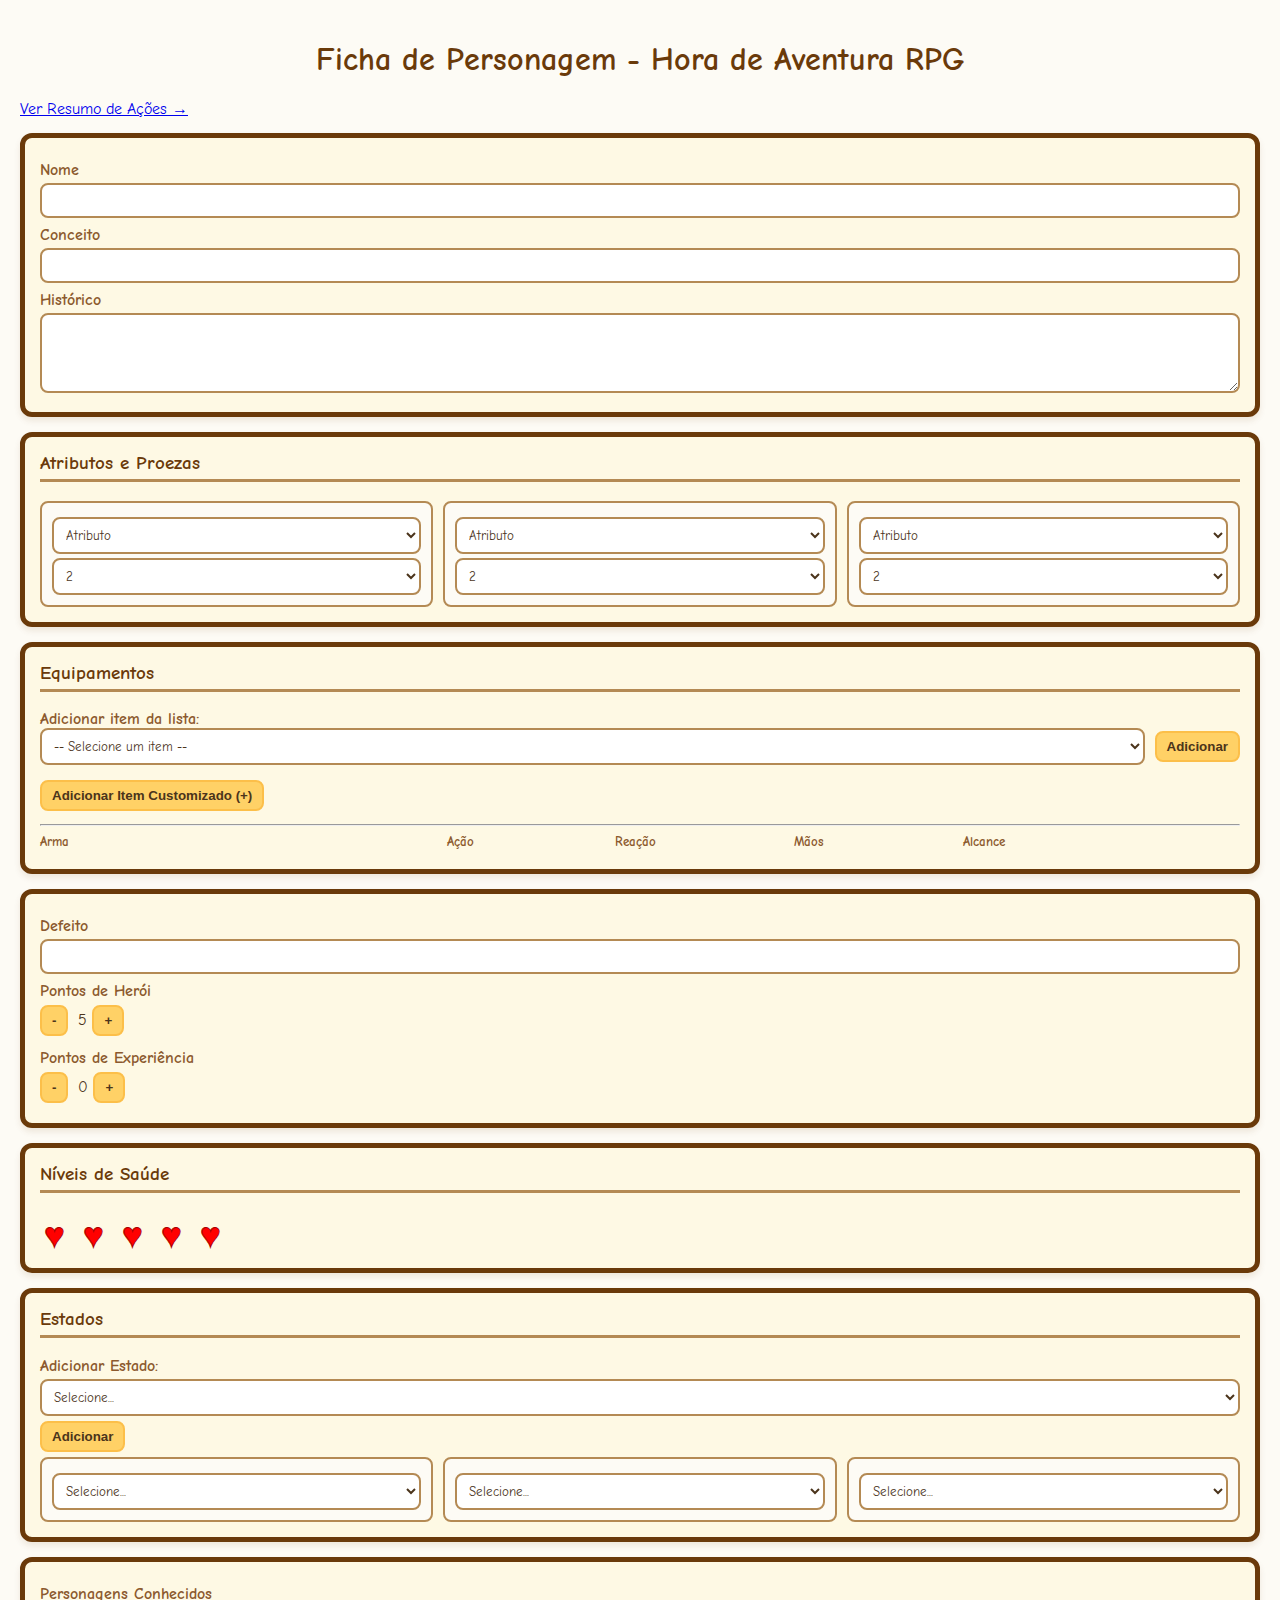
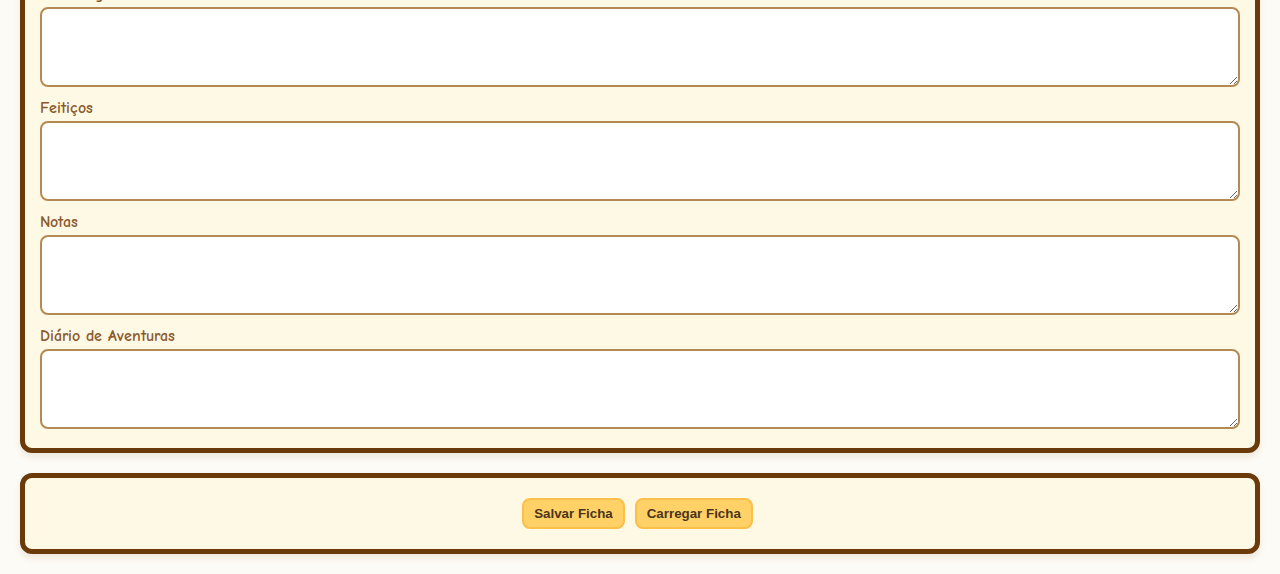
<file: index.html>
<!DOCTYPE html>
<html lang="pt-BR">
<head>
<meta charset="UTF-8">
<meta name="viewport" content="width=device-width, initial-scale=1.0">
<title>Ficha de Personagem - Hora de Aventura RPG</title>
<link rel="stylesheet" href="style.css">
</head>
<body>

<h1>Ficha de Personagem - Hora de Aventura RPG</h1>

<div class="nav-link-container">
  <a href="./acoes/index.html" class="nav-link">Ver Resumo de Ações &rarr;</a>
</div>

<div class="section">
  <label>Nome</label>
  <input type="text" id="nome">
  <label>Conceito</label>
  <input type="text" id="conceito">
  <label>Histórico</label>
  <textarea id="historico"></textarea>
</div>

<div class="section">
  <h3>Atributos e Proezas</h3>
  <div class="flex" id="atributos"></div>
</div>

<div class="section">
  <h3>Equipamentos</h3>
  
  <label>Adicionar item da lista:</label>
  <div id="equip-preset-controls">
    <select id="equip-preset-select">
      <option value="">-- Selecione um item --</option>
    </select>
    <button onclick="adicionarPreset()">Adicionar</button>
  </div>
  <button onclick="adicionarEquipamentoCustomizado()">Adicionar Item Customizado (+)</button>
  <hr>
  
  <div class="equip-header">
    <label class="equip-arma-label">Arma</label>
    <label>Ação</label>
    <label>Reação</label>
    <label>Mãos</label>
    <label>Alcance</label>
    <label class="equip-remove-label"></label>
  </div>
  
  <div id="equipamentos"></div>
</div>

<div class="section">
  <label>Defeito</label>
  <input type="text" id="defeito">
  <label>Pontos de Herói</label>
  <button onclick="alterarValor('heroi', -1)">-</button>
  <span id="heroi">5</span>
  <button onclick="alterarValor('heroi', 1)">+</button>
  <label>Pontos de Experiência</label>
  <button onclick="alterarValor('xp', -1)">-</button>
  <span id="xp">0</span>
  <button onclick="alterarValor('xp', 1)">+</button>
</div>

<div class="section">
  <h3>Níveis de Saúde</h3>
  <div class="hearts" id="vida"></div>
</div>

<div class="section">
  <h3>Estados</h3>
  <div class="estado-controls">
    <label for="estado-master-select">Adicionar Estado:</label>
    <select id="estado-master-select">
      <option value="">Selecione...</option>
      </select>
    <button type="button" id="add-estado-btn">Adicionar</button>
  </div>
  <div class="flex" id="estados">
    </div>
  <div id="descricaoEstado"></div>
</div>

<div class="section">
  <label>Personagens Conhecidos</label>
  <textarea id="personagens"></textarea>
  <label>Feitiços</label>
  <textarea id="feiticos"></textarea>
  <label>Notas</label>
  <textarea id="notas"></textarea>
  <label>Diário de Aventuras</label>
  <textarea id="diario"></textarea>
</div>

<div class="save-load">
  <button onclick="salvarFicha()">Salvar Ficha</button>
  <button onclick="carregarFicha()">Carregar Ficha</button>
  <input type="file" id="fileInput" accept=".txt" style="display:none" onchange="lerArquivo(event)">
</div>

<!-- Scripts (data.js DEVE vir primeiro) -->
<script src="data.js"></script>
<script src="script.js"></script>
</body>
</html>
</file>
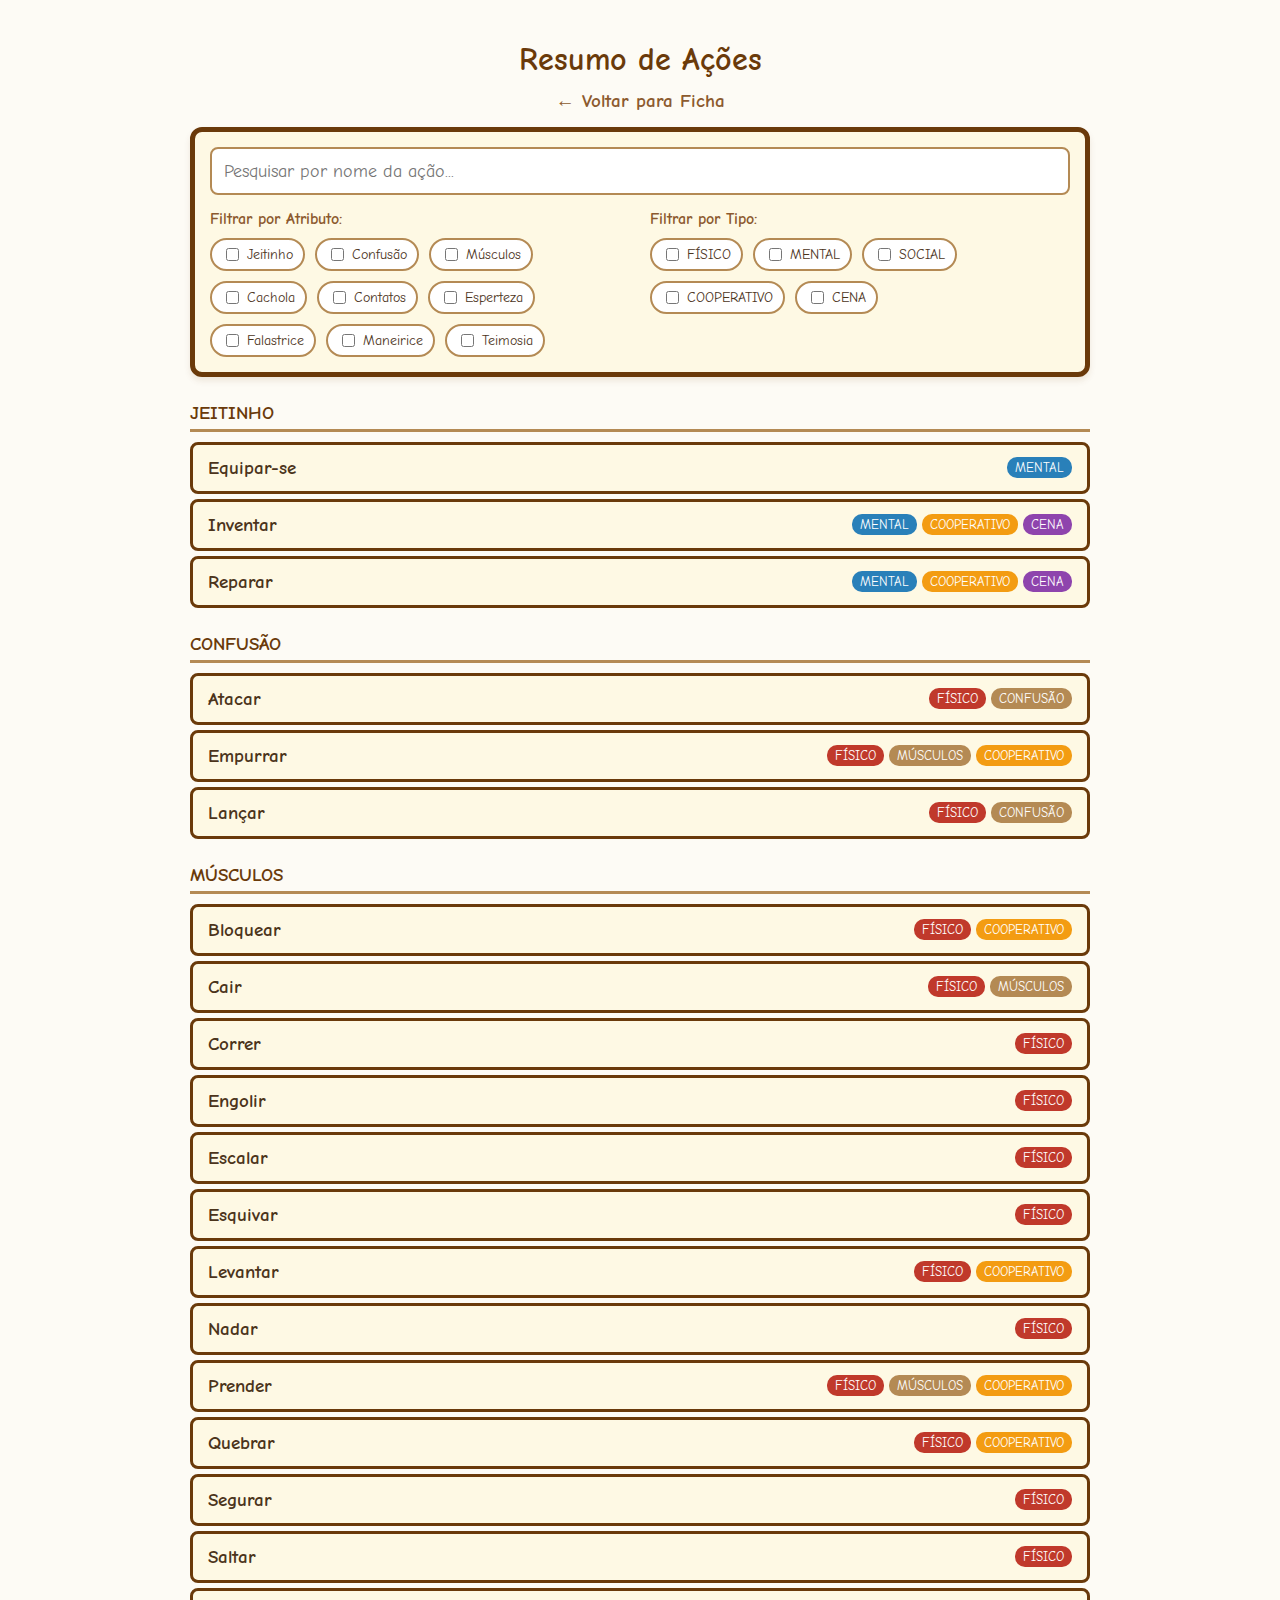
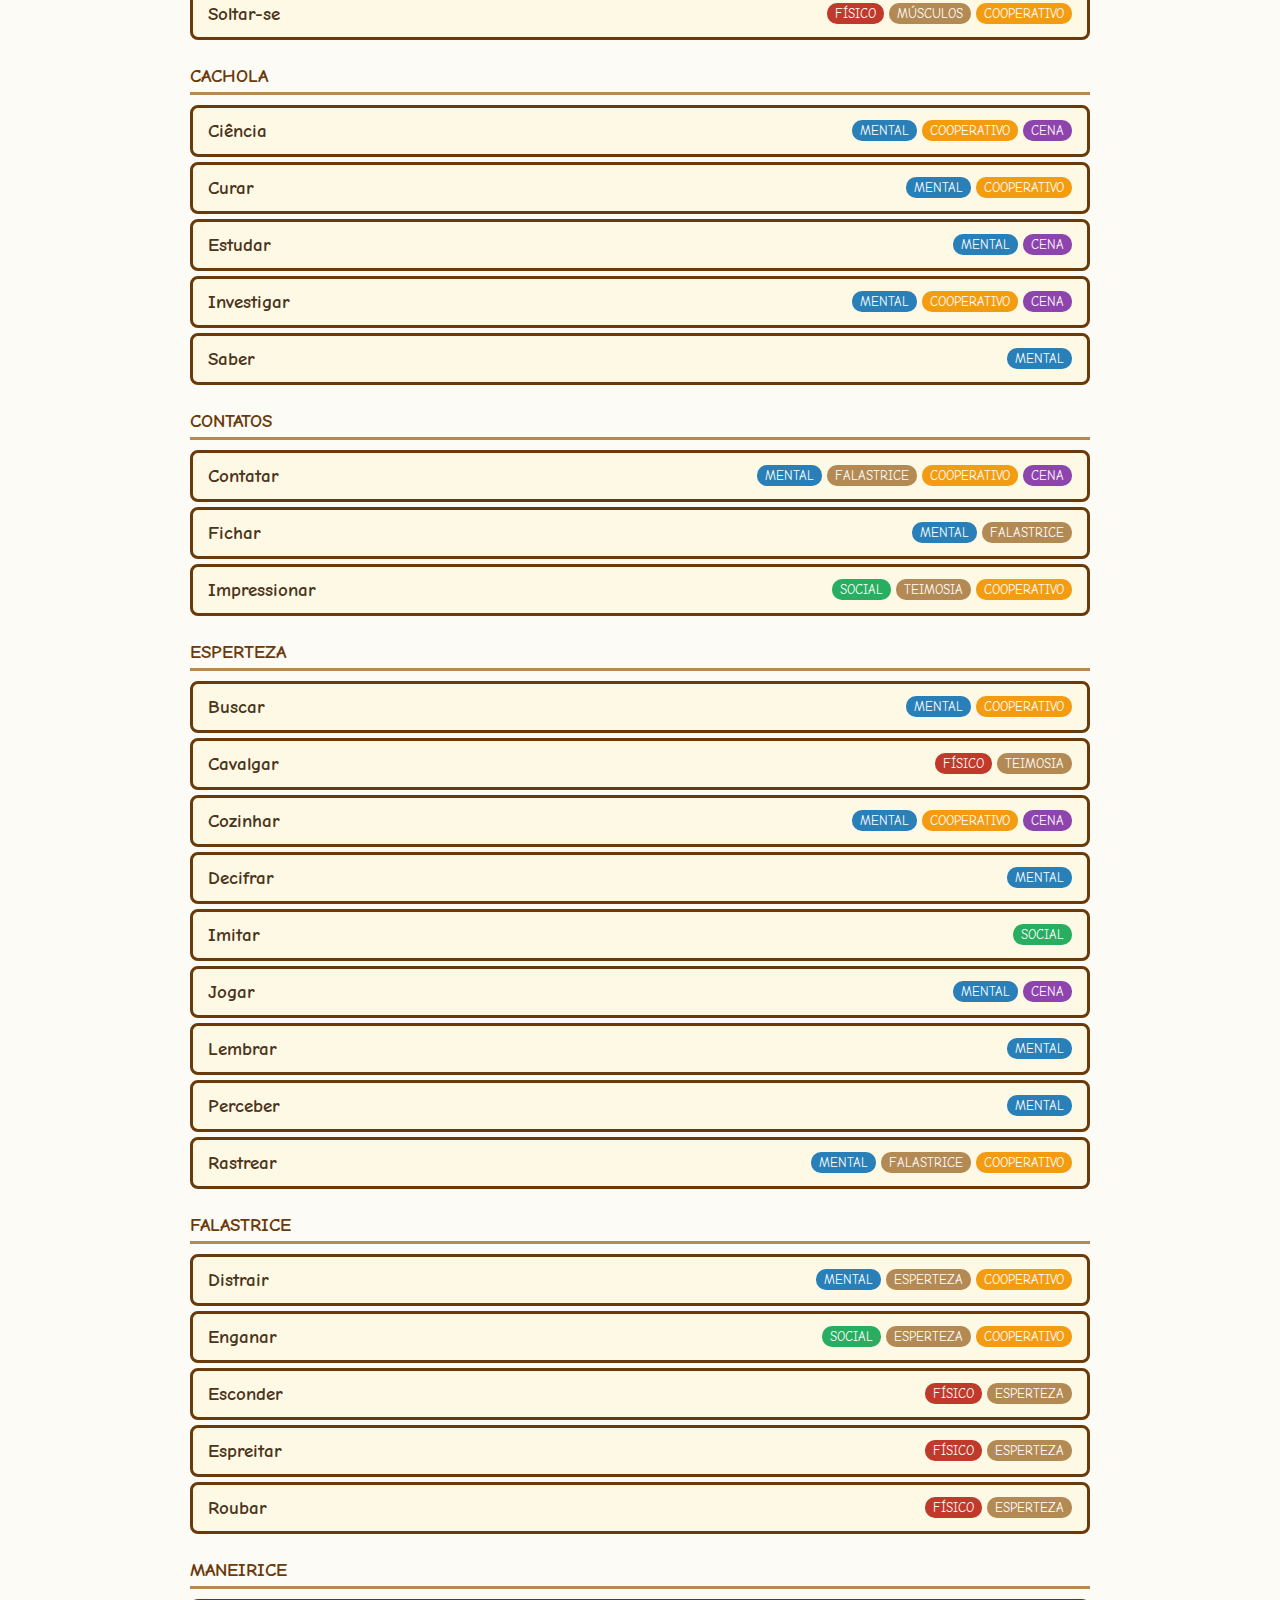
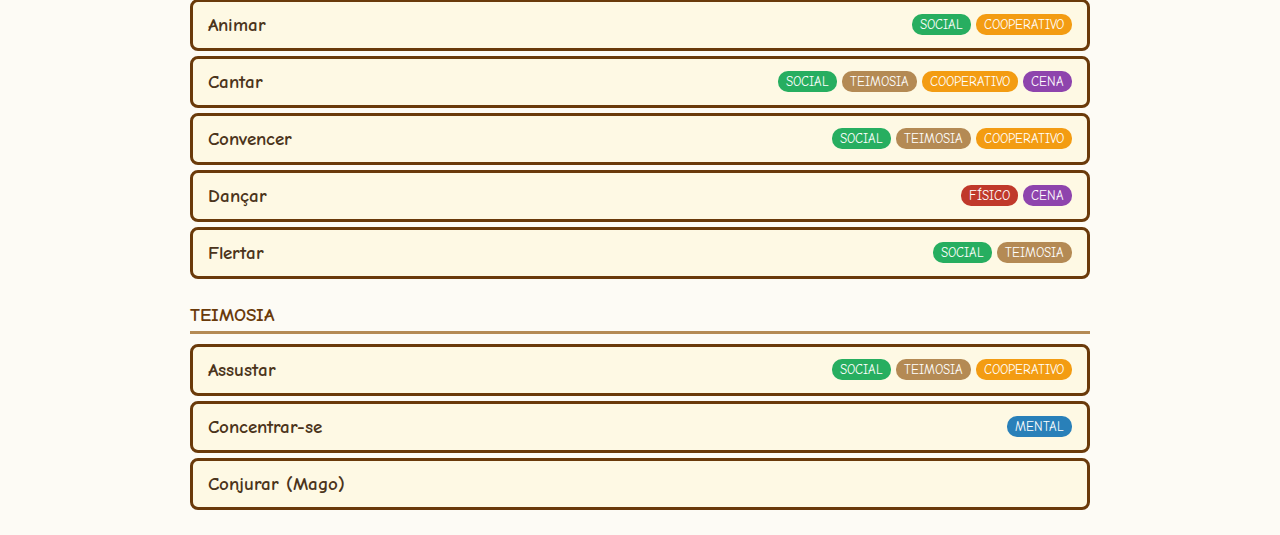
<file: acoes/index.html>
<!DOCTYPE html>
<html lang="pt-BR">
<head>
    <meta charset="UTF-8">
    <meta name="viewport" content="width=device-width, initial-scale=1.0">
    <title>Resumo de Ações - Hora de Aventura RPG</title>
    <!-- Importa a fonte e o CSS -->
    <link href="https://fonts.googleapis.com/css2?family=Comic+Neue:wght@400;700&display=swap" rel="stylesheet">
    <!-- Assumindo que o CSS está na mesma pasta -->
    <link rel="stylesheet" href="resumo_style.css"> 
</head>
<body>

    <div class="container">
        <h1>Resumo de Ações</h1>
        
        <!-- LINK ADICIONADO -->
        <div class="nav-link-container">
            <a href="../index.html" class="nav-link">&larr; Voltar para Ficha</a>
        </div>
        
        <!-- --- Área de Filtragem --- -->
        <div class="filter-container styled-box">
            <input type="text" id="search-bar" placeholder="Pesquisar por nome da ação...">
            
            <div class="filter-grids">
                <div class="filter-section">
                    <strong>Filtrar por Atributo:</strong>
                    <div id="filter-atributos" class="filter-group">
                        <!-- Checkboxes de Atributos serão gerados pelo JS -->
                    </div>
                </div>
                
                <div class="filter-section">
                    <strong>Filtrar por Tipo:</strong>
                    <div id="filter-tipos" class="filter-group">
                        <!-- Checkboxes de Tipos serão gerados pelo JS -->
                    </div>
                </div>
            </div>
        </div>

        <!-- --- Lista de Ações --- -->
        <div id="actions-list">
            <!-- Ações serão geradas pelo JS aqui -->
        </div>
    </div>

    <!-- 
      Assumindo que os scripts estão na mesma pasta.
      'acoes.js' (dados) deve vir ANTES de 'resumo_script.js' (lógica).
    -->
    <script src="acoes.js"></script>
    <script src="resumo_script.js"></script>
</body>
</html>
</file>
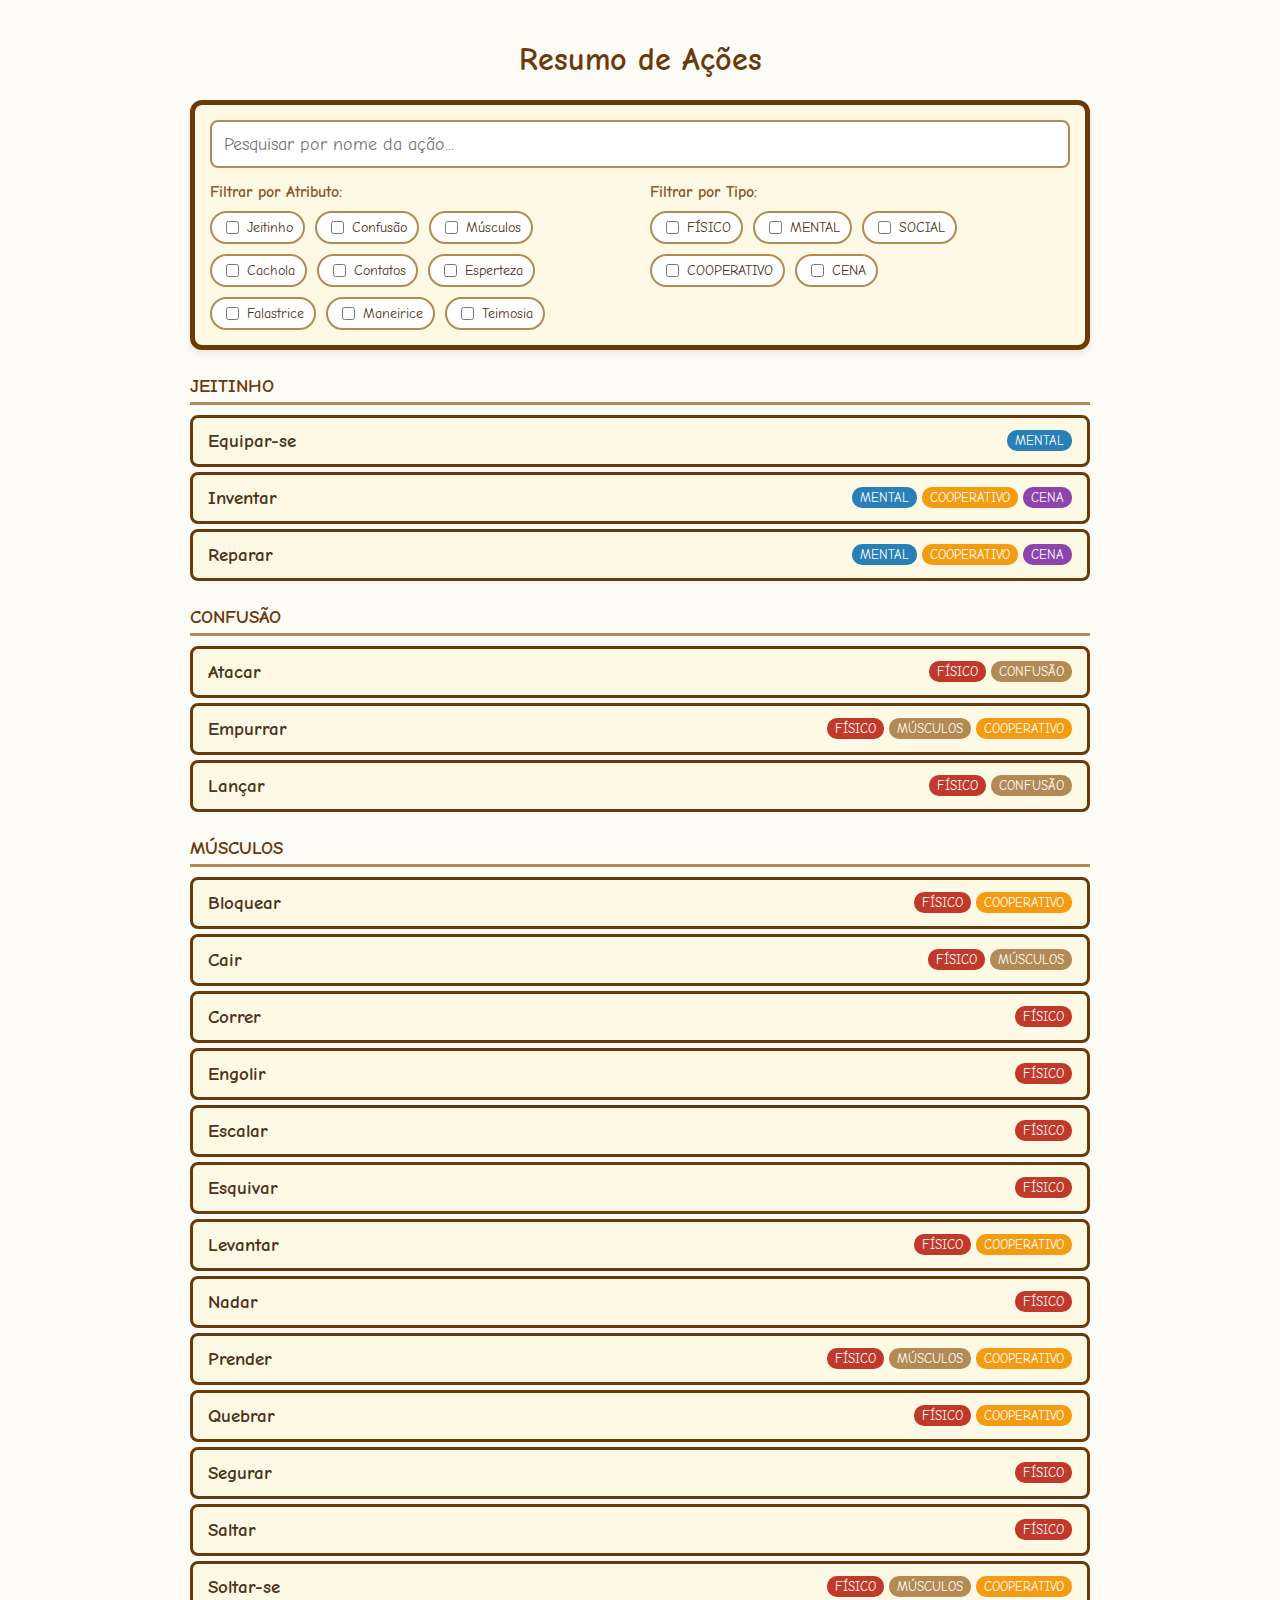
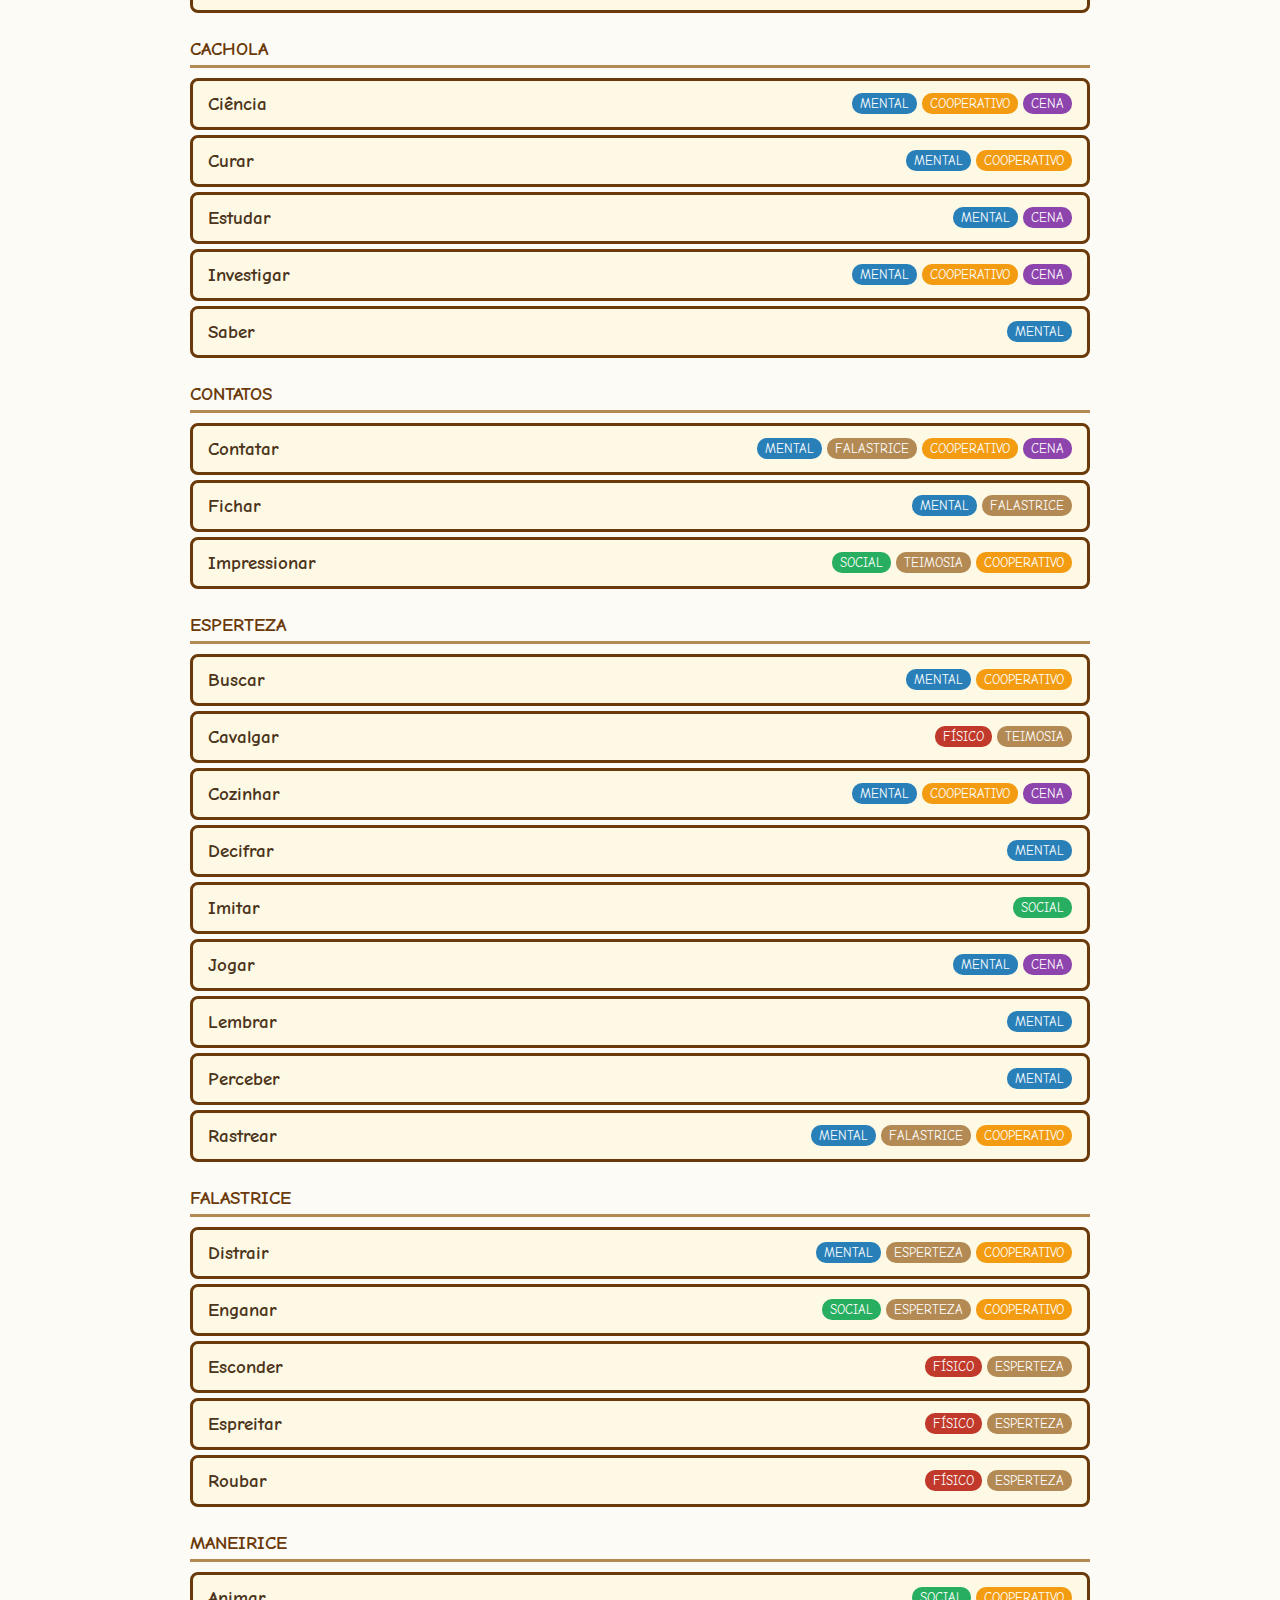
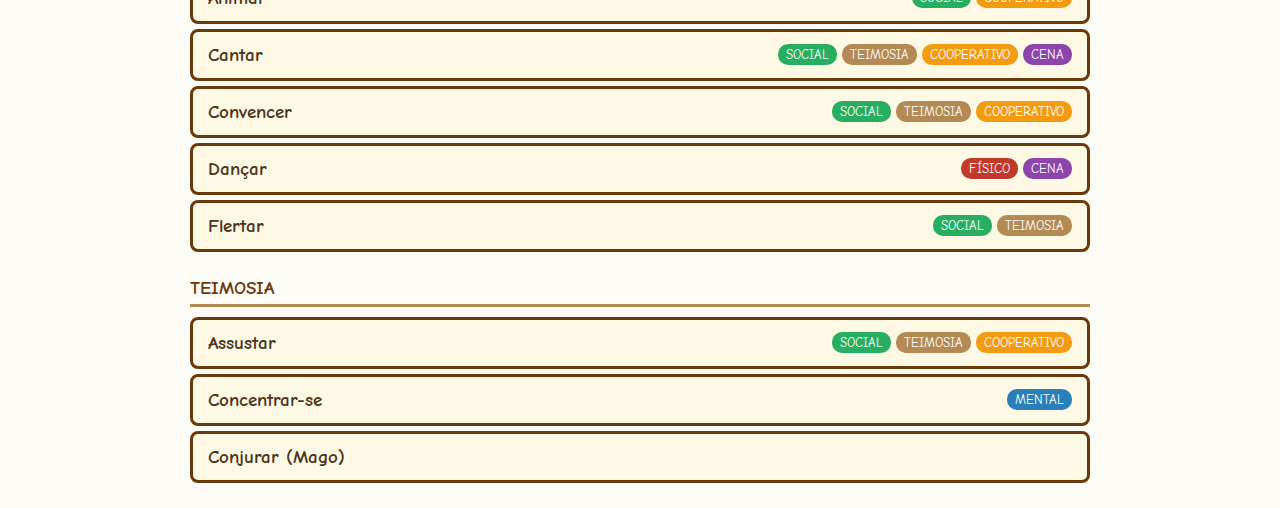
<file: acoes/resumo_acoes.html>
<!DOCTYPE html>
<html lang="pt-BR">
<head>
    <meta charset="UTF-8">
    <meta name="viewport" content="width=device-width, initial-scale=1.0">
    <title>Resumo de Ações - Hora de Aventura RPG</title>
    <!-- Importa a fonte e o CSS -->
    <link href="https://fonts.googleapis.com/css2?family=Comic+Neue:wght@400;700&display=swap" rel="stylesheet">
    <link rel="stylesheet" href="resumo_style.css">
</head>
<body>

    <div class="container">
        <h1>Resumo de Ações</h1>
        
        <!-- --- Área de Filtragem --- -->
        <div class="filter-container styled-box">
            <input type="text" id="search-bar" placeholder="Pesquisar por nome da ação...">
            
            <div class="filter-grids">
                <div class="filter-section">
                    <strong>Filtrar por Atributo:</strong>
                    <div id="filter-atributos" class="filter-group">
                        <!-- Checkboxes de Atributos serão gerados pelo JS -->
                    </div>
                </div>
                
                <div class="filter-section">
                    <strong>Filtrar por Tipo:</strong>
                    <div id="filter-tipos" class="filter-group">
                        <!-- Checkboxes de Tipos serão gerados pelo JS -->
                    </div>
                </div>
            </div>
        </div>

        <!-- --- Lista de Ações --- -->
        <div id="actions-list">
            <!-- Ações serão geradas pelo JS aqui -->
        </div>
    </div>

    <!-- Importa os dados primeiro, depois o script -->
    <script src="acoes.js"></script>
    <script src="resumo_script.js"></script>
</body>
</html>
</file>
<file: style.css>
@import url('https://fonts.googleapis.com/css2?family=Comic+Neue:wght@400;700&display=swap');

/* === INÍCIO DO CSS ATUALIZADO === */
body {
    font-family: 'Comic Neue', cursive, sans-serif;
    background-color: #fdfbf5;
    /* Fundo de pergaminho claro */
    color: #4b341b;
    /* Texto marrom escuro */
    margin: 0;
    padding: 20px;
}

h1 {
    text-align: center;
    color: #6a3a0a;
    /* Título marrom */
}

h3 {
    color: #6a3a0a;
    border-bottom: 3px solid #b48a54;
    padding-bottom: 5px;
    margin-top: 0;
}

/* Estilizando o .section original para parecer a ficha PDF */
.section {
    background: #fef9e4;
    /* Fundo de papel amarelo */
    border: 5px solid #6a3a0a;
    /* Borda marrom principal */
    border-radius: 12px;
    padding: 15px;
    margin: 15px 0;
    /* Espaçamento entre seções */
    box-shadow: 0 4px 6px rgba(106, 58, 10, 0.1);
    /* Sombra marrom sutil */
}

label {
    display: block;
    margin-top: 8px;
    font-weight: bold;
    color: #8c5a2e;
    /* Rótulos em marrom médio */
}

input[type="text"],
textarea,
select,
input[type="number"] {
    width: 100%;
    padding: 8px;
    border-radius: 8px;
    border: 2px solid #b48a54;
    /* Borda marrom claro */
    margin-top: 4px;
    box-sizing: border-box;
    font-family: 'Comic Neue', cursive, sans-serif;
    background: #fff;
    color: #4b341b;
}

textarea {
    resize: vertical;
    min-height: 80px;
}

button {
    background-color: #ffd166;
    border: 2px solid #fcbf49;
    padding: 6px 10px;
    border-radius: 8px;
    cursor: pointer;
    margin: 5px 5px 5px 0;
    font-weight: bold;
    color: #4b341b;
}

button:hover {
    background-color: #fcbf49;
}

/* Mantém os estilos originais que funcionam */
.flex {
    display: flex;
    flex-wrap: wrap;
    gap: 10px;
}

.attr-box,
.state-box {
    flex: 1 1 30%;
    min-width: 250px;
    /* Adiciona o estilo de caixa interna */
    background: #fdfbf5;
    border: 2px solid #b48a54;
    padding: 10px;
    border-radius: 8px;
}

/* --- INÍCIO: NOVOS ESTILOS DE CORAÇÃO --- */
.hearts {
    /* Ajusta o container para os corações */
    display: flex;
    align-items: center;
}

.hearts input[type="checkbox"] {
    /* 1. Esconde o checkbox padrão */
    appearance: none;
    -webkit-appearance: none;
    -moz-appearance: none;
    background-color: transparent;
    border: none;

    /* 2. Define o espaço para o coração */
    width: 30px;
    height: 35px;
    /* Um pouco mais de altura para o caractere */
    margin-right: 5px;
    cursor: pointer;

    /* 3. Prepara para o coração (pseudo-elemento) */
    position: relative;
    display: inline-block;
    /* Garante o alinhamento */
    /* Ajuste vertical para alinhar com o texto "Níveis de Saúde" */
    vertical-align: middle;
}

/* 4. Cria o coração (estado padrão: vermelho) */
.hearts input[type="checkbox"]::before {
    content: '♥';
    /* Caractere de coração */
    font-size: 35px;
    /* Tamanho do coração */
    color: red;

    /* Centraliza o coração no espaço */
    position: absolute;
    top: 0;
    left: 0;

    /* Adiciona uma leve borda para destacar */
    -webkit-text-stroke: 1px #a00;
    /* Borda vermelha escura */
    text-stroke: 1px #a00;

    transition: all 0.1s ease-in-out;
}

/* 5. Muda a cor quando marcado (estado checado: preto) */
.hearts input[type="checkbox"]:checked::before {
    color: black;
    -webkit-text-stroke: 1px #333;
    /* Borda cinza escura */
    text-stroke: 1px #333;
}

/* --- FIM: NOVOS ESTILOS DE CORAÇÃO --- */

#equip-preset-controls {
    display: flex;
    gap: 10px;
    margin-bottom: 10px;
    align-items: center;
}

#equip-preset-controls select {
    flex: 1;
    margin-top: 0;
}

#equip-preset-controls button {
    margin: 0;
}

.equip-header {
    display: flex;
    gap: 10px;
    margin-bottom: 5px;
}

.equip-header label {
    flex: 1;
    font-weight: bold;
    font-size: 0.8em;
    text-align: center;
    margin-top: 0;
    color: #8c5a2e;
}

.equip-header label.equip-arma-label {
    flex: 2;
    text-align: left;
}

.equip-header label.equip-remove-label {
    width: 32px;
}

.equip-item {
    display: flex;
    align-items: center;
    gap: 10px;
    margin-bottom: 5px;
}

.equip-item input {
    flex: 1;
    margin: 0;
    text-align: center;
}

.equip-item input.equip-arma {
    flex: 2;
    text-align: left;
}

.equip-item button {
    flex-shrink: 0;
    margin: 0;
}

.save-load {
    text-align: center;
    margin-top: 20px;
    /* Adiciona o estilo de caixa */
    background: #fef9e4;
    border: 5px solid #6a3a0a;
    border-radius: 12px;
    padding: 15px;
    box-shadow: 0 4px 6px rgba(106, 58, 10, 0.1);
}

.descricao-estado {
    background: #fff4d9;
    border-radius: 8px;
    padding: 8px;
    margin-top: 5px;
    font-size: 0.9em;
    width: 100%;
    /* Garante que ocupe o espaço */
}

/* --- ESTILOS PARA O BOTÃO DE DESCRIÇÃO --- */
.proeza-slot {
    display: flex;
    align-items: center;
    gap: 5px;
    margin-top: 5px;
}

.proeza-slot select.proeza {
    flex: 1;
    margin: 0;
}

.proeza-desc-btn {
    flex-shrink: 0;
    width: 30px;
    height: 30px;
    padding: 0;
    margin: 0;
    font-weight: bold;
    font-size: 1.2em;
    line-height: 30px;
}

/* === FIM DO CSS ATUALIZADO === */
</file>
<file: acoes/resumo_style.css>
/* Importa a fonte */
@import url('https://fonts.googleapis.com/css2?family=Comic+Neue:wght@400;700&display=swap');

body {
    font-family: 'Comic Neue', cursive, sans-serif;
    background-color: #fdfbf5; /* Fundo de pergaminho claro */
    color: #4b341b; /* Texto marrom escuro */
    margin: 0;
    padding: 20px;
}

.container {
    max-width: 900px;
    margin: 0 auto;
}

.nav-link-container {
    text-align: center;
    margin: -10px 0 15px 0;
}

.nav-link {
    font-size: 1.2em;
    font-weight: bold;
    color: #8c5a2e;
    text-decoration: none;
    padding: 5px 10px;
    border-radius: 8px;
    transition: all 0.2s ease;
}
.nav-link:hover {
    background-color: #fef9e4;
    color: #6a3a0a;
}

h1 {
    text-align: center;
    color: #6a3a0a; /* Título marrom */
}

h3 {
    color: #6a3a0a;
    border-bottom: 3px solid #b48a54;
    padding-bottom: 5px;
    margin-top: 25px;
    margin-bottom: 10px;
}

/* Caixa de Estilo Padrão */
.styled-box {
    background: #fef9e4; /* Fundo de papel amarelo */
    border: 5px solid #6a3a0a; /* Borda marrom principal */
    border-radius: 12px;
    padding: 15px;
    margin-bottom: 15px;
    box-shadow: 0 4px 6px rgba(106, 58, 10, 0.1); /* Sombra marrom sutil */
}

/* --- Filtros --- */
#search-bar {
    width: 100%;
    padding: 12px;
    border-radius: 8px;
    border: 2px solid #b48a54;
    font-size: 1.1em;
    font-family: 'Comic Neue', cursive, sans-serif;
    box-sizing: border-box; /* Garante que o padding não quebre o layout */
}

.filter-grids {
    display: grid;
    grid-template-columns: 1fr 1fr;
    gap: 20px;
    margin-top: 15px;
}

.filter-section strong {
    display: block;
    margin-bottom: 10px;
    color: #8c5a2e;
}

.filter-group {
    display: flex;
    flex-wrap: wrap;
    gap: 10px;
}

.filter-group label {
    display: flex;
    align-items: center;
    gap: 5px;
    background: #fff;
    padding: 5px 10px;
    border-radius: 20px;
    border: 2px solid #b48a54;
    cursor: pointer;
    font-size: 0.9em;
    transition: all 0.2s ease;
}

.filter-group label:hover {
    background: #fffbef;
}

.filter-group input:checked + span {
    font-weight: bold;
}

/* --- Lista de Ações --- */
.action-item {
    background: #fef9e4;
    border: 3px solid #6a3a0a;
    border-radius: 8px;
    padding: 12px 15px;
    margin-bottom: 5px;
    cursor: pointer;
    transition: all 0.2s ease;
}

.action-item:hover {
    background: #fffbef;
    border-color: #8c5a2e;
}

.action-item-header {
    display: flex;
    justify-content: space-between;
    align-items: center;
    font-size: 1.2em;
    font-weight: bold;
}

.action-item-header .tags {
    font-size: 0.7em;
    font-weight: normal;
}

.tags span {
    display: inline-block;
    background: #b48a54;
    color: white;
    padding: 3px 8px;
    border-radius: 10px;
    margin-left: 5px;
}

/* Estilos de Tags Específicos */
.tags span[data-tipo="FÍSICO"] { background-color: #c0392b; }
.tags span[data-tipo="MENTAL"] { background-color: #2980b9; }
.tags span[data-tipo="SOCIAL"] { background-color: #27ae60; }
.tags span[data-tipo="COOPERATIVO"] { background-color: #f39c12; }
.tags span[data-tipo="CENA"] { background-color: #8e44ad; }

.action-details {
    display: none; /* Escondido por padrão */
    padding: 15px;
    background: #fff;
    border: 2px dashed #b48a54;
    border-top: none;
    border-radius: 0 0 8px 8px;
    margin-top: -5px; /* Cola no header */
    line-height: 1.6;
}

/* Mostra os detalhes quando o item tem a classe 'open' */
.action-item.open + .action-details {
    display: block;
}

.action-item.open {
    border-bottom-left-radius: 0;
    border-bottom-right-radius: 0;
}

/* Classe de utilidade para esconder itens filtrados */
.hidden {
    display: none !important;
}

/* Responsividade */
@media (max-width: 600px) {
    .filter-grids {
        grid-template-columns: 1fr;
    }
}
</file>
